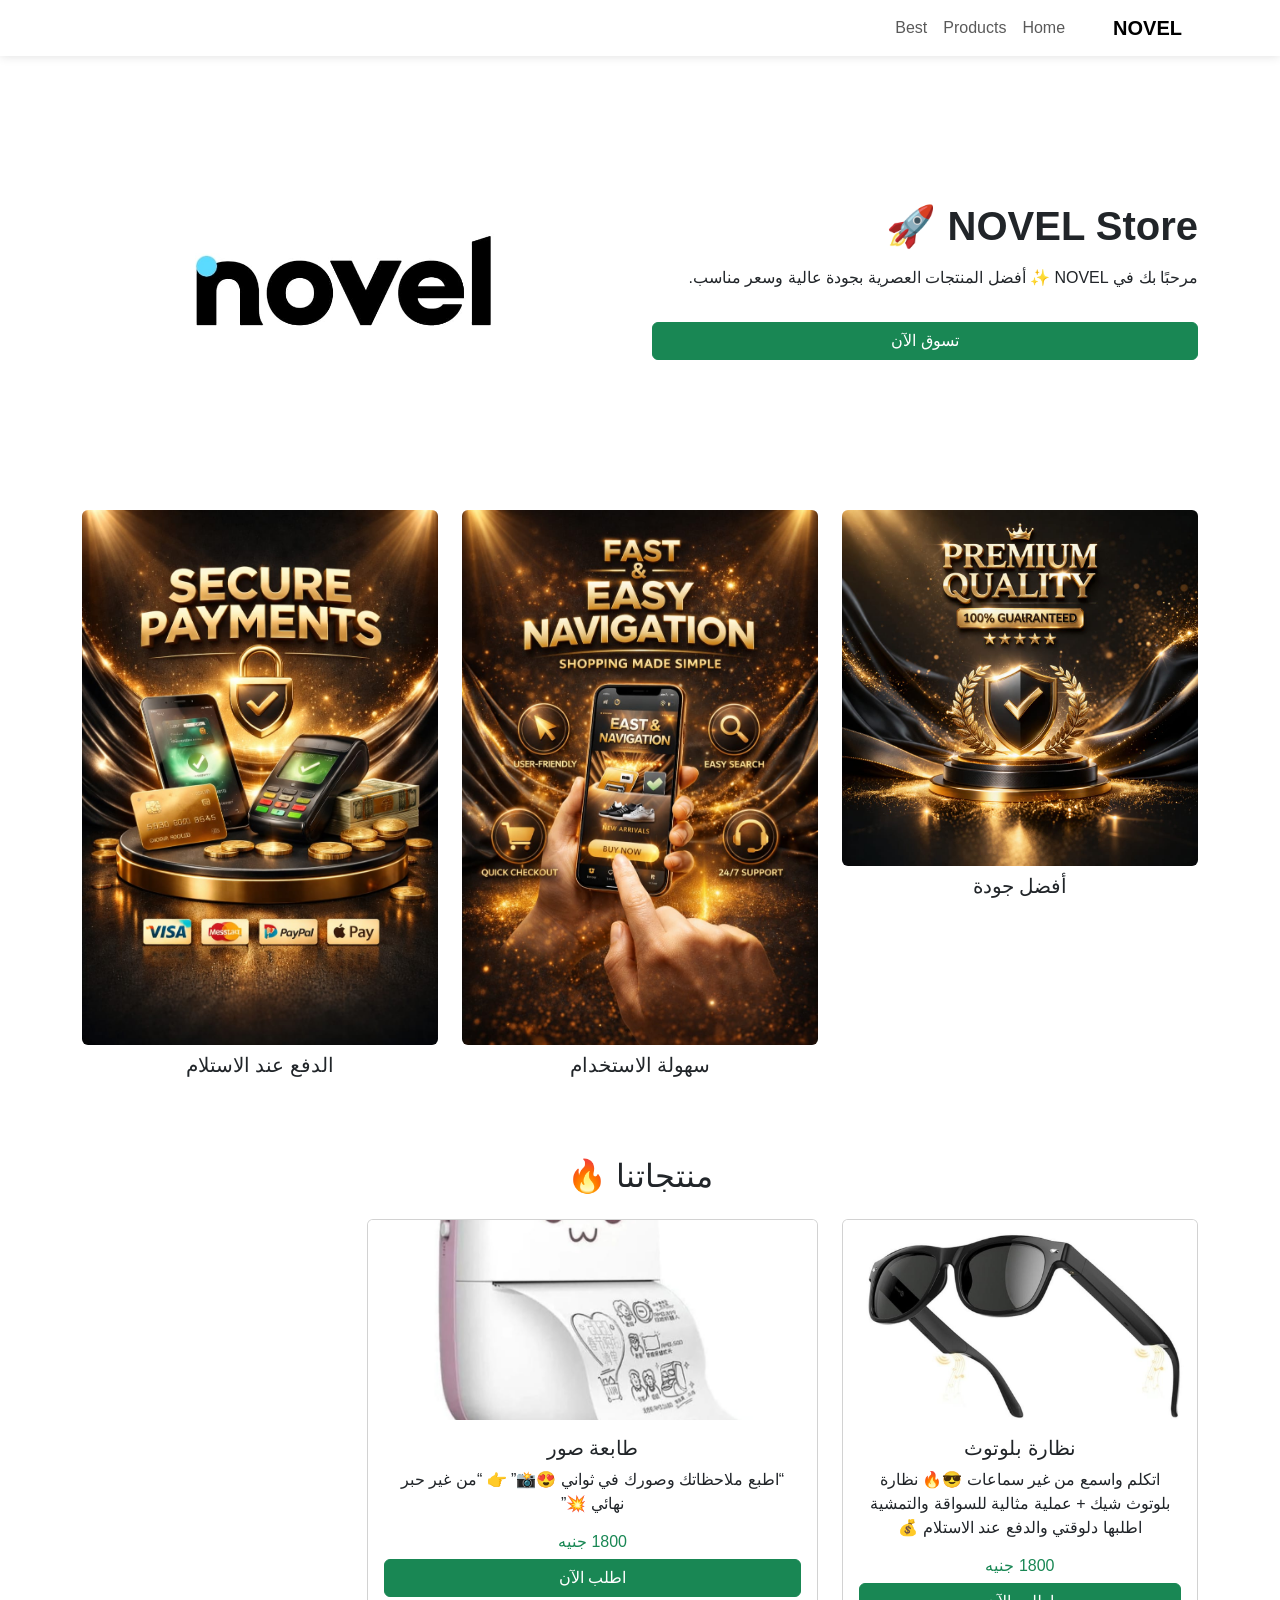
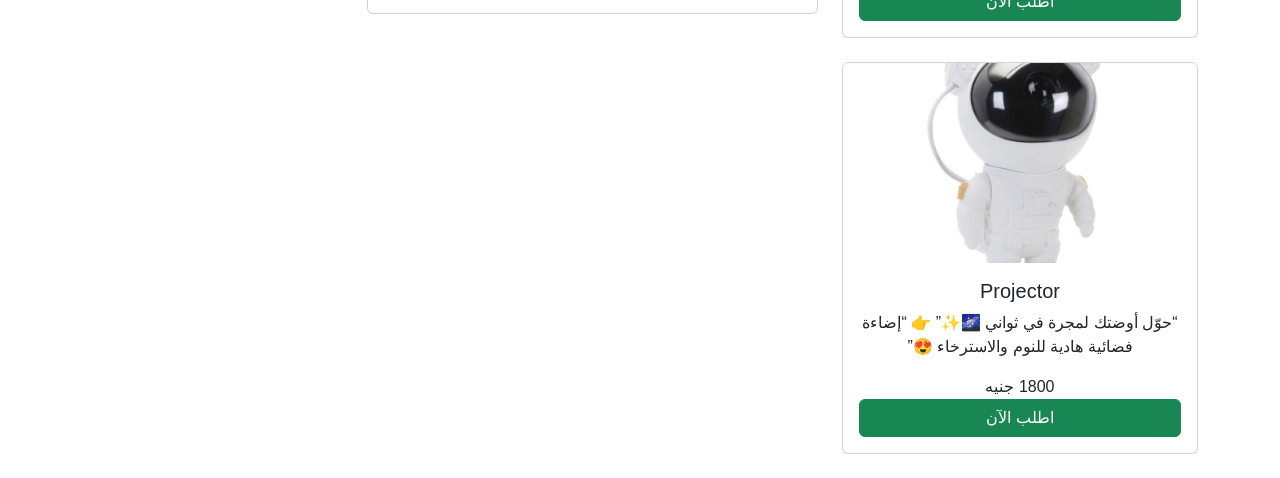
<file: index.html>
<!DOCTYPE html>
<html lang="ar">
<head>
<meta charset="UTF-8">
<meta name="viewport" content="width=device-width, initial-scale=1.0">
<title>NOVEL</title>

<link href="https://cdn.jsdelivr.net/npm/bootstrap@5.3.2/dist/css/bootstrap.min.css" rel="stylesheet">

<style>
body { direction: rtl; font-family: Arial; }

.navbar { box-shadow: 0 0 10px #0002; }

.hero { padding-top: 100px; }

.product-card img { height: 200px; object-fit: cover; }
</style>

</head>

<body>

<!-- NAVBAR -->
<nav class="navbar navbar-expand-lg bg-white fixed-top">
  <div class="container">
    <a class="navbar-brand fw-bold" href="#">NOVEL</a>

    <button class="navbar-toggler" type="button" data-bs-toggle="collapse" data-bs-target="#nav">
      ☰
    </button>

    <div class="collapse navbar-collapse" id="nav">
      <ul class="navbar-nav ms-auto">
        <li class="nav-item"><a class="nav-link" href="index.html">Home</a></li>
        <li class="nav-item"><a class="nav-link" href="products.html">Products</a></li>
        <li class="nav-item"><a class="nav-link" href="thebest.html">Best</a></li>
      </ul>
    </div>
  </div>
</nav>

<!-- HERO -->
<section class="hero container">
  <div class="row align-items-center">

    <div class="col-md-6">
      <h1 class="fw-bold">NOVEL Store 🚀</h1>
      <p class="mt-3">
        مرحبًا بك في NOVEL ✨  
        أفضل المنتجات العصرية بجودة عالية وسعر مناسب.
      </p>
      <a href="products.html" class="btn btn-success mt-3 w-100">تسوق الآن</a>
    </div>

    <div class="col-md-6 text-center">
      <img src="WhatsApp Image 2026-03-05 at 12.52.09 AM.jpeg" class="img-fluid rounded">
    </div>

  </div>
</section>

<!-- FEATURES -->
<section class="container mt-5 text-center">
  <div class="row">

    <div class="col-md-4 mb-4">
      <img src="WhatsApp Image 2026-03-22 at 11.13.54 AM (2).jpeg" class="img-fluid rounded">
      <h5 class="mt-2">أفضل جودة</h5>
    </div>

    <div class="col-md-4 mb-4">
      <img src="WhatsApp Image 2026-03-22 at 11.13.54 AM.jpeg" class="img-fluid rounded">
      <h5 class="mt-2">سهولة الاستخدام</h5>
    </div>

    <div class="col-md-4 mb-4">
      <img src="WhatsApp Image 2026-03-22 at 11.13.54 AM (1).jpeg" class="img-fluid rounded">
      <h5 class="mt-2">الدفع عند الاستلام</h5>
    </div>

  </div>
</section>

<!-- PRODUCTS PREVIEW -->
<section class="container mt-5">
  <h2 class="text-center mb-4">منتجاتنا 🔥</h2>

  <div class="row">

    <div class="col-md-4 mb-4">
<div class="card product-card text-center">
<img src="WhatsApp Image 2026-03-27 at 4.02.09 PM.jpeg" class="card-img-top">
<div class="card-body">
<h5>نظارة بلوتوث</h5>
<p>اتكلم واسمع من غير سماعات 😎🔥  
نظارة بلوتوث شيك + عملية  
مثالية للسواقة والتمشية  
اطلبها دلوقتي والدفع عند الاستلام 💰</p>
<h6 class="text-success">1800 جنيه</h6>
<a href="form.html" class="btn btn-success w-100">اطلب الآن</a>
</div>
</div>
</div>

<!-- طابعة -->
<div class="col-md-5 mb-4">
<div class="card product-card text-center">
<img src="WhatsApp Image 2026-03-22 at 12.27.49 PM.jpeg" class="card-img-top">
<div class="card-body">
<h5>طابعة صور</h5>
<p>“اطبع ملاحظاتك وصورك في ثواني 😍📸”
👉 “من غير حبر نهائي 💥”</p>
<h6 class="text-success">1800 جنيه</h6>
<a href="form.html" class="btn btn-success w-100">اطلب الآن</a>
</div>
</div>
</div>

<!-- بروجكتور -->
<div class="col-md-4 mb-4">
      <div class="card product-card">
        <img src="WhatsApp Image 2026-03-22 at 12.36.01 PM.jpeg" class="card-img-top">
        <div class="card-body text-center">
          <h5>Projector</h5>
          <p>“حوّل أوضتك لمجرة في ثواني 🌌✨”
👉 “إضاءة فضائية هادية للنوم والاسترخاء 😍”</p>
          <span>1800 جنيه</span>
          <a href="form.html" class="btn btn-success w-100">اطلب الآن</a>
        </div>
      </div>
    </div>


  </div>
</section>

<script src="https://cdn.jsdelivr.net/npm/bootstrap@5.3.2/dist/js/bootstrap.bundle.min.js"></script>

</body>
</html>
</file>
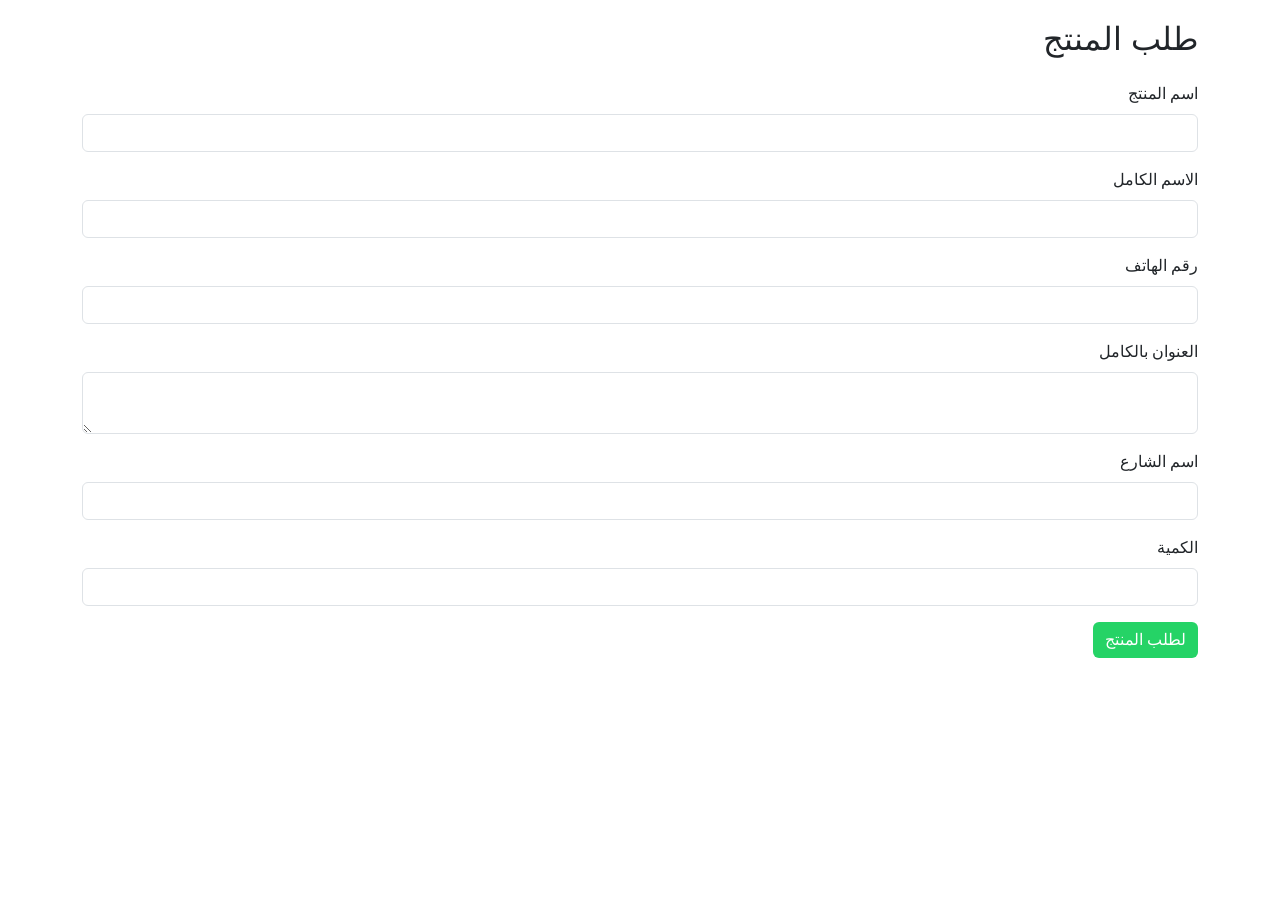
<file: form.html>
<!DOCTYPE html>
<html lang="ar">
<head>
  <meta charset="UTF-8">
  <meta name="viewport" content="width=device-width, initial-scale=1.0">
  <title>طلب المنتج</title>
  <link href="https://cdn.jsdelivr.net/npm/bootstrap@5.3.2/dist/css/bootstrap.min.css" rel="stylesheet">
  <style>
    body { padding: 20px; direction: rtl; font-family: Arial, sans-serif; }
    .error { color: red; font-size: 0.9rem; display: none; margin-top: 5px; }
    #whatsappBtn { background-color: #25D366; border: none; }
    #whatsappBtn:hover { background-color: #1ebe57; }
  </style>
</head>
<body>

<div class="container">
  <h2 class="mb-4">طلب المنتج</h2>
  <form id="orderForm">
    <div class="mb-3">
      <label class="form-label">اسم المنتج</label>
      <input type="text" class="form-control" id="product">
      <div class="error" id="productError">من فضلك املأ اسم المنتج</div>
    </div>
    <div class="mb-3">
      <label class="form-label">الاسم الكامل</label>
      <input type="text" class="form-control" id="fullName">
      <div class="error" id="nameError">من فضلك املأ الاسم الكامل</div>
    </div>
    <div class="mb-3">
      <label class="form-label">رقم الهاتف</label>
      <input type="number" class="form-control" id="phone">
      <div class="error" id="phoneError">من فضلك املأ رقم الهاتف</div>
    </div>
    <div class="mb-3">
      <label class="form-label">العنوان بالكامل</label>
      <textarea class="form-control" id="address" rows="2"></textarea>
      <div class="error" id="addressError">من فضلك املأ العنوان بالكامل</div>
    </div>
    <div class="mb-3">
      <label class="form-label">اسم الشارع</label>
      <input type="text" class="form-control" id="street">
      <div class="error" id="streetError">من فضلك املأ اسم الشارع</div>
    </div>
    <div class="mb-3">
      <label class="form-label">الكمية</label>
      <input type="number" class="form-control" id="quantity" min="1">
      <div class="error" id="quantityError">من فضلك املأ الكمية</div>
    </div>

    <button type="button" id="whatsappBtn" class="btn btn-success w-20">لطلب المنتج</button>
  </form>
</div>

<script>
document.getElementById('whatsappBtn').addEventListener('click', function() {
  // جلب القيم
  let product = document.getElementById('product').value.trim();
  let fullName = document.getElementById('fullName').value.trim();
  let phone = document.getElementById('phone').value.trim();
  let street = document.getElementById('street').value.trim();
  let address = document.getElementById('address').value.trim();
  let quantity = document.getElementById('quantity').value.trim();

  // إخفاء كل الأخطاء
  document.querySelectorAll('.error').forEach(e => e.style.display = 'none');

  let hasError = false;

  if(product === '') { document.getElementById('productError').style.display = 'block'; hasError = true; }
  if(fullName === '') { document.getElementById('nameError').style.display = 'block'; hasError = true; }
  if(phone === '') { document.getElementById('phoneError').style.display = 'block'; hasError = true; }
  if(street === '') { document.getElementById('streetError').style.display = 'block'; hasError = true; }
  if(address === '') { document.getElementById('addressError').style.display = 'block'; hasError = true; }
  if(quantity === '') { document.getElementById('quantityError').style.display = 'block'; hasError = true; }

  if(hasError) return; // يمنع الانتقال لو فيه حقل فاضي

  // إنشاء رسالة WhatsApp باستخدام Template Literals صح
  let message = encodeURIComponent(`طلب جديد:
اسم المنتج: ${product}
الاسم الكامل: ${fullName}
رقم الهاتف: ${phone}
اسم الشارع: ${street}
العنوان: ${address}
الكمية: ${quantity}`);

  let whatsappNumber = '201094492277'; // ضع رقمك هنا
  let url =`https://wa.me/${whatsappNumber}?text=${message}`;

  window.open(url, '_blank'); // فتح واتساب في تبويب جديد
});
</script>

</body>
</html>
</file>
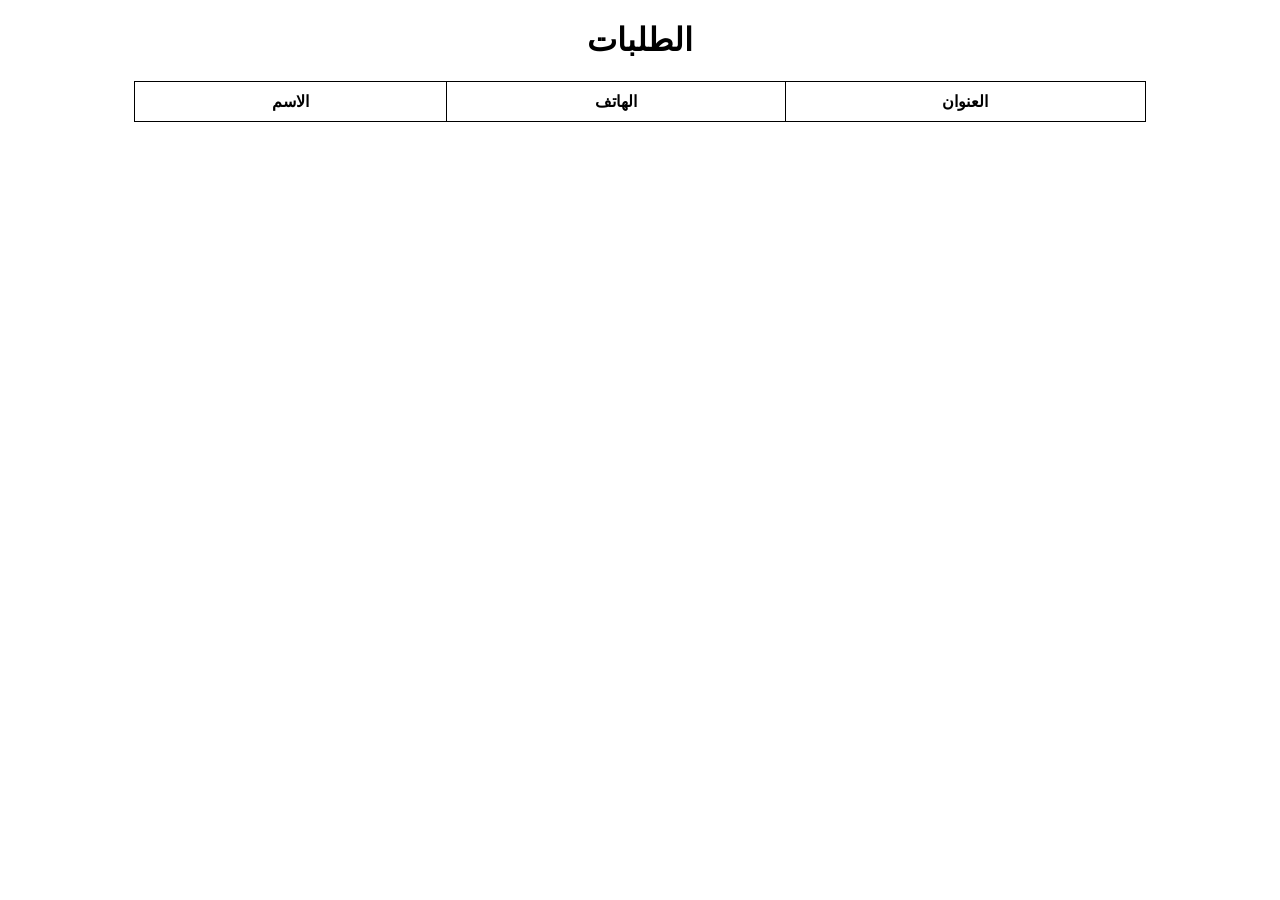
<file: orders.html>
<!DOCTYPE html>
<html>
<head>
<meta charset="UTF-8">
<title>الطلبات</title>

<style>

body{
font-family:Arial;
text-align:center;
}

table{
margin:auto;
border-collapse:collapse;
width:80%;
}

th,td{
border:1px solid black;
padding:10px;
}

</style>

</head>

<body>

<h1>الطلبات</h1>

<table>

<tr>
<th>الاسم</th>
<th>الهاتف</th>
<th>العنوان</th>
</tr>

<tbody id="ordersTable"></tbody>

</table>

<script>

let orders=JSON.parse(localStorage.getItem("orders"))||[];

let table=document.getElementById("ordersTable");

orders.forEach(order=>{

let row=`
<tr>
<td>${order.name}</td>
<td>${order.phone}</td>
<td>${order.address}</td>
</tr>
`;

table.innerHTML+=row;

});

</script>

</body>
</html>
</file>
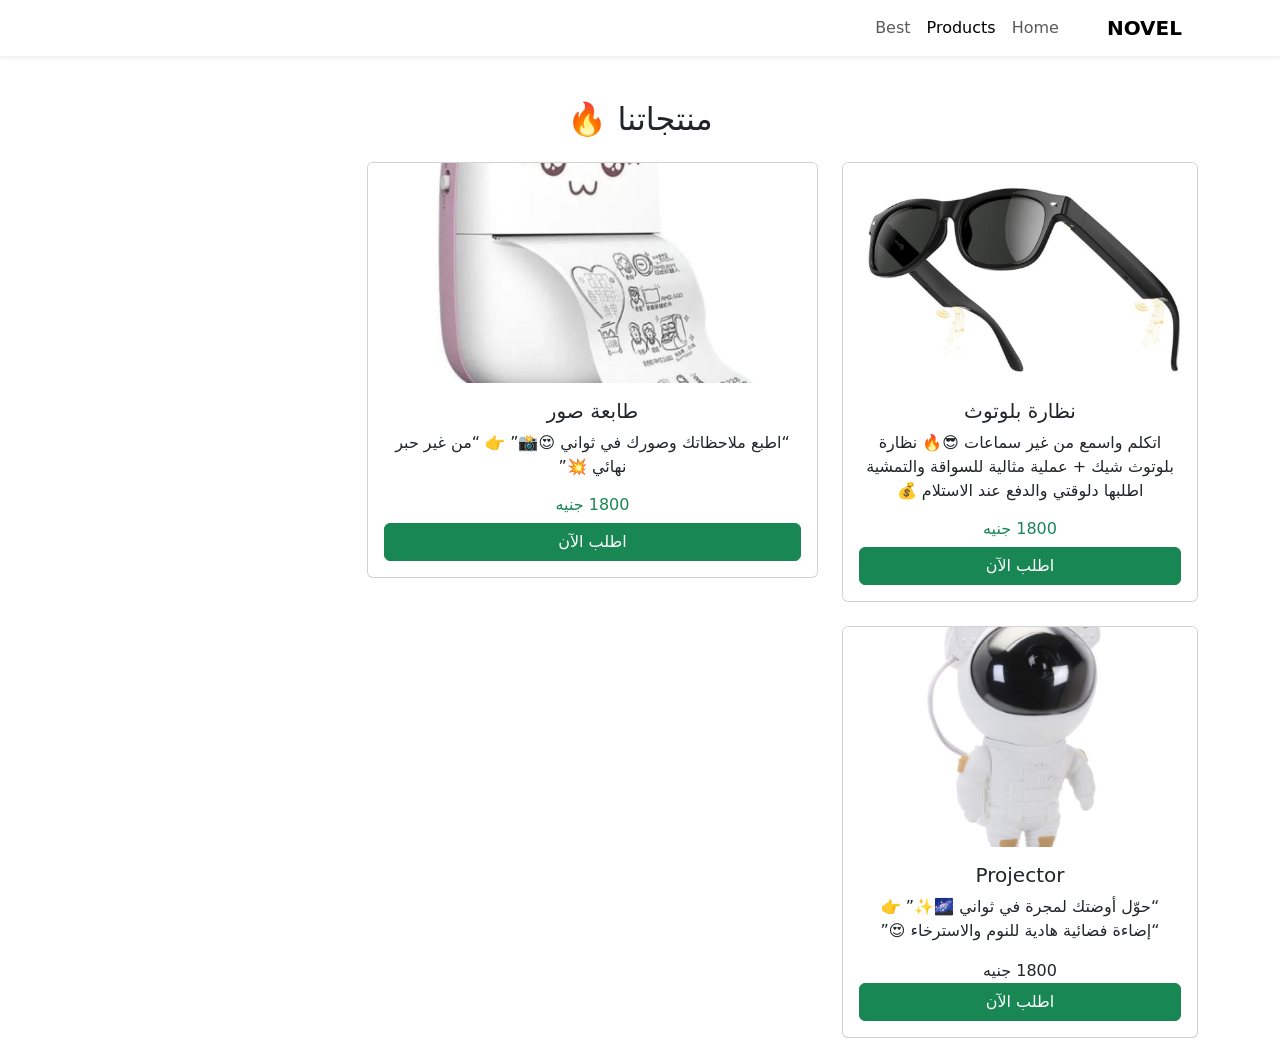
<file: products.html>
<!DOCTYPE html>
<html lang="ar">
<head>
<meta charset="UTF-8">
<meta name="viewport" content="width=device-width, initial-scale=1.0">
<title>Products</title>

<link href="https://cdn.jsdelivr.net/npm/bootstrap@5.3.2/dist/css/bootstrap.min.css" rel="stylesheet">

<style>
body { direction: rtl; }
.product-card img { height: 220px; object-fit: cover; }
</style>
</head>

<body>

<!-- NAV -->
<nav class="navbar navbar-expand-lg bg-white fixed-top shadow-sm">
<div class="container">
<a class="navbar-brand fw-bold">NOVEL</a>

<button class="navbar-toggler" data-bs-toggle="collapse" data-bs-target="#nav">☰</button>

<div class="collapse navbar-collapse" id="nav">
<ul class="navbar-nav ms-auto">
<li class="nav-item"><a class="nav-link" href="index.html">Home</a></li>
<li class="nav-item"><a class="nav-link active" href="#">Products</a></li>
<li class="nav-item"><a class="nav-link" href="thebest.html">Best</a></li>
</ul>
</div>
</div>
</nav>

<div class="container" style="margin-top:100px">

<h2 class="text-center mb-4">منتجاتنا 🔥</h2>

<div class="row">

<!-- نظارة -->
<div class="col-md-4 mb-4">
<div class="card product-card text-center">
<img src="WhatsApp Image 2026-03-27 at 4.02.09 PM.jpeg" class="card-img-top">
<div class="card-body">
<h5>نظارة بلوتوث</h5>
<p>اتكلم واسمع من غير سماعات 😎🔥  
نظارة بلوتوث شيك + عملية  
مثالية للسواقة والتمشية  
اطلبها دلوقتي والدفع عند الاستلام 💰</p>
<h6 class="text-success">1800 جنيه</h6>
<a href="form.html" class="btn btn-success w-100">اطلب الآن</a>
</div>
</div>
</div>

<!-- طابعة -->
<div class="col-md-5 mb-4">
<div class="card product-card text-center">
<img src="WhatsApp Image 2026-03-22 at 12.27.49 PM.jpeg" class="card-img-top">
<div class="card-body">
<h5>طابعة صور</h5>
<p>“اطبع ملاحظاتك وصورك في ثواني 😍📸”
👉 “من غير حبر نهائي 💥”</p>
<h6 class="text-success">1800 جنيه</h6>
<a href="form.html" class="btn btn-success w-100">اطلب الآن</a>
</div>
</div>
</div>

<!-- بروجكتور -->
<div class="col-md-4 mb-4">
      <div class="card product-card">
        <img src="WhatsApp Image 2026-03-22 at 12.36.01 PM.jpeg" class="card-img-top">
        <div class="card-body text-center">
          <h5>Projector</h5>
          <p>“حوّل أوضتك لمجرة في ثواني 🌌✨”
👉 “إضاءة فضائية هادية للنوم والاسترخاء 😍”</p>
          <span>1800 جنيه</span>
          <a href="form.html" class="btn btn-success w-100">اطلب الآن</a>
        </div>
      </div>
    </div>


</div>
</div>

<script src="https://cdn.jsdelivr.net/npm/bootstrap@5.3.2/dist/js/bootstrap.bundle.min.js"></script>

</body>
</html>
</file>
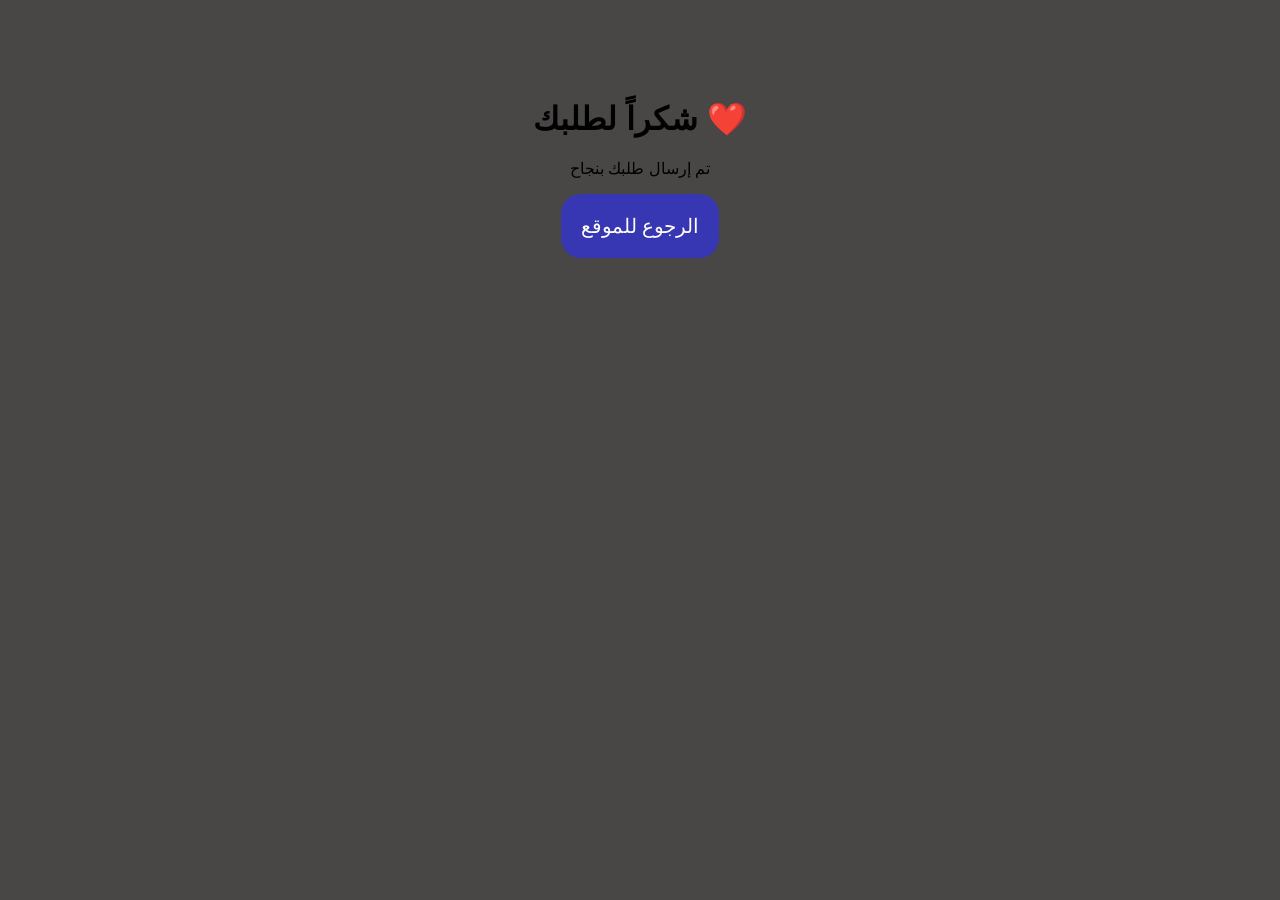
<file: thanks.html>
<!DOCTYPE html>
<html>
<head>
<meta charset="UTF-8">
<title>شكراً</title>
</head>

<body style="text-align:center;margin-top:100px;font-family:Arial;background-color: rgb(73, 70, 70);">

<h1>شكراً لطلبك ❤️</h1>

<p>تم إرسال طلبك بنجاح</p>

<button onclick="window.location.href='index.html'" style="padding: 20px; border: none; border-radius: 20px; background-color: rgb(55, 55, 179); color: white; font-size: 20px;">
الرجوع للموقع
</button>


</body>
</html>
</file>
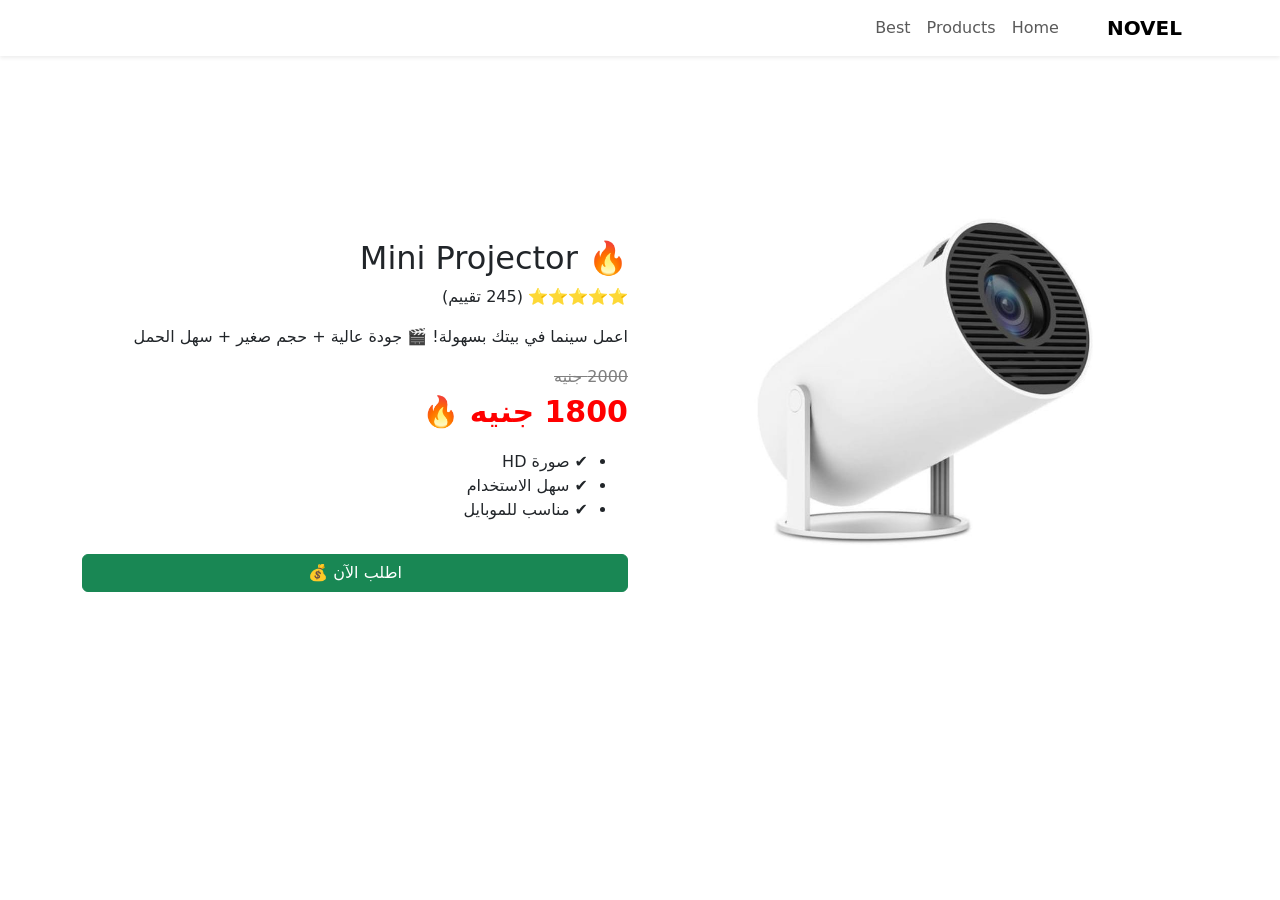
<file: thebest.html>
<!DOCTYPE html>
<html lang="ar">
<head>
<meta charset="UTF-8">
<meta name="viewport" content="width=device-width, initial-scale=1.0">
<title>عرض خاص</title>

<link href="https://cdn.jsdelivr.net/npm/bootstrap@5.3.2/dist/css/bootstrap.min.css" rel="stylesheet">

<style>
body { direction: rtl; }
.price-old { text-decoration: line-through; color: gray; }
.price-new { color: red; font-size: 30px; font-weight: bold; }
</style>
</head>

<body>

<!-- NAV -->
<nav class="navbar navbar-expand-lg bg-white fixed-top shadow-sm">
<div class="container">
<a class="navbar-brand fw-bold">NOVEL</a>

<button class="navbar-toggler" data-bs-toggle="collapse" data-bs-target="#nav">☰</button>

<div class="collapse navbar-collapse" id="nav">
<ul class="navbar-nav ms-auto">
<li class="nav-item"><a class="nav-link" href="index.html">Home</a></li>
<li class="nav-item"><a class="nav-link" href="products.html">Products</a></li>
<li class="nav-item"><a class="nav-link" href="thebest.html">Best</a></li>
</ul>
</div>
</div>
</nav>

<div class="container" style="margin-top:100px">

<div class="row align-items-center">

<div class="col-md-6 text-center">
<img src="WhatsApp Image 2026-03-28 at 10.54.52 PM.jpeg" class="img-fluid rounded">
</div>

<div class="col-md-6">
<h2>🔥 Mini Projector</h2>

<div>⭐⭐⭐⭐⭐ (245 تقييم)</div>

<p class="mt-3">
اعمل سينما في بيتك بسهولة! 🎬  
جودة عالية + حجم صغير + سهل الحمل
</p>

<div class="price-old">2000 جنيه</div>
<div class="price-new">1800 جنيه 🔥</div>

<ul class="mt-3">
<li>✔️ صورة HD</li>
<li>✔️ سهل الاستخدام</li>
<li>✔️ مناسب للموبايل</li>
</ul>

<a href="form.html" class="btn btn-success w-100 mt-3">اطلب الآن 💰</a>

</div>

</div>

</div>

<script src="https://cdn.jsdelivr.net/npm/bootstrap@5.3.2/dist/js/bootstrap.bundle.min.js"></script>

</body>
</html>
</file>
